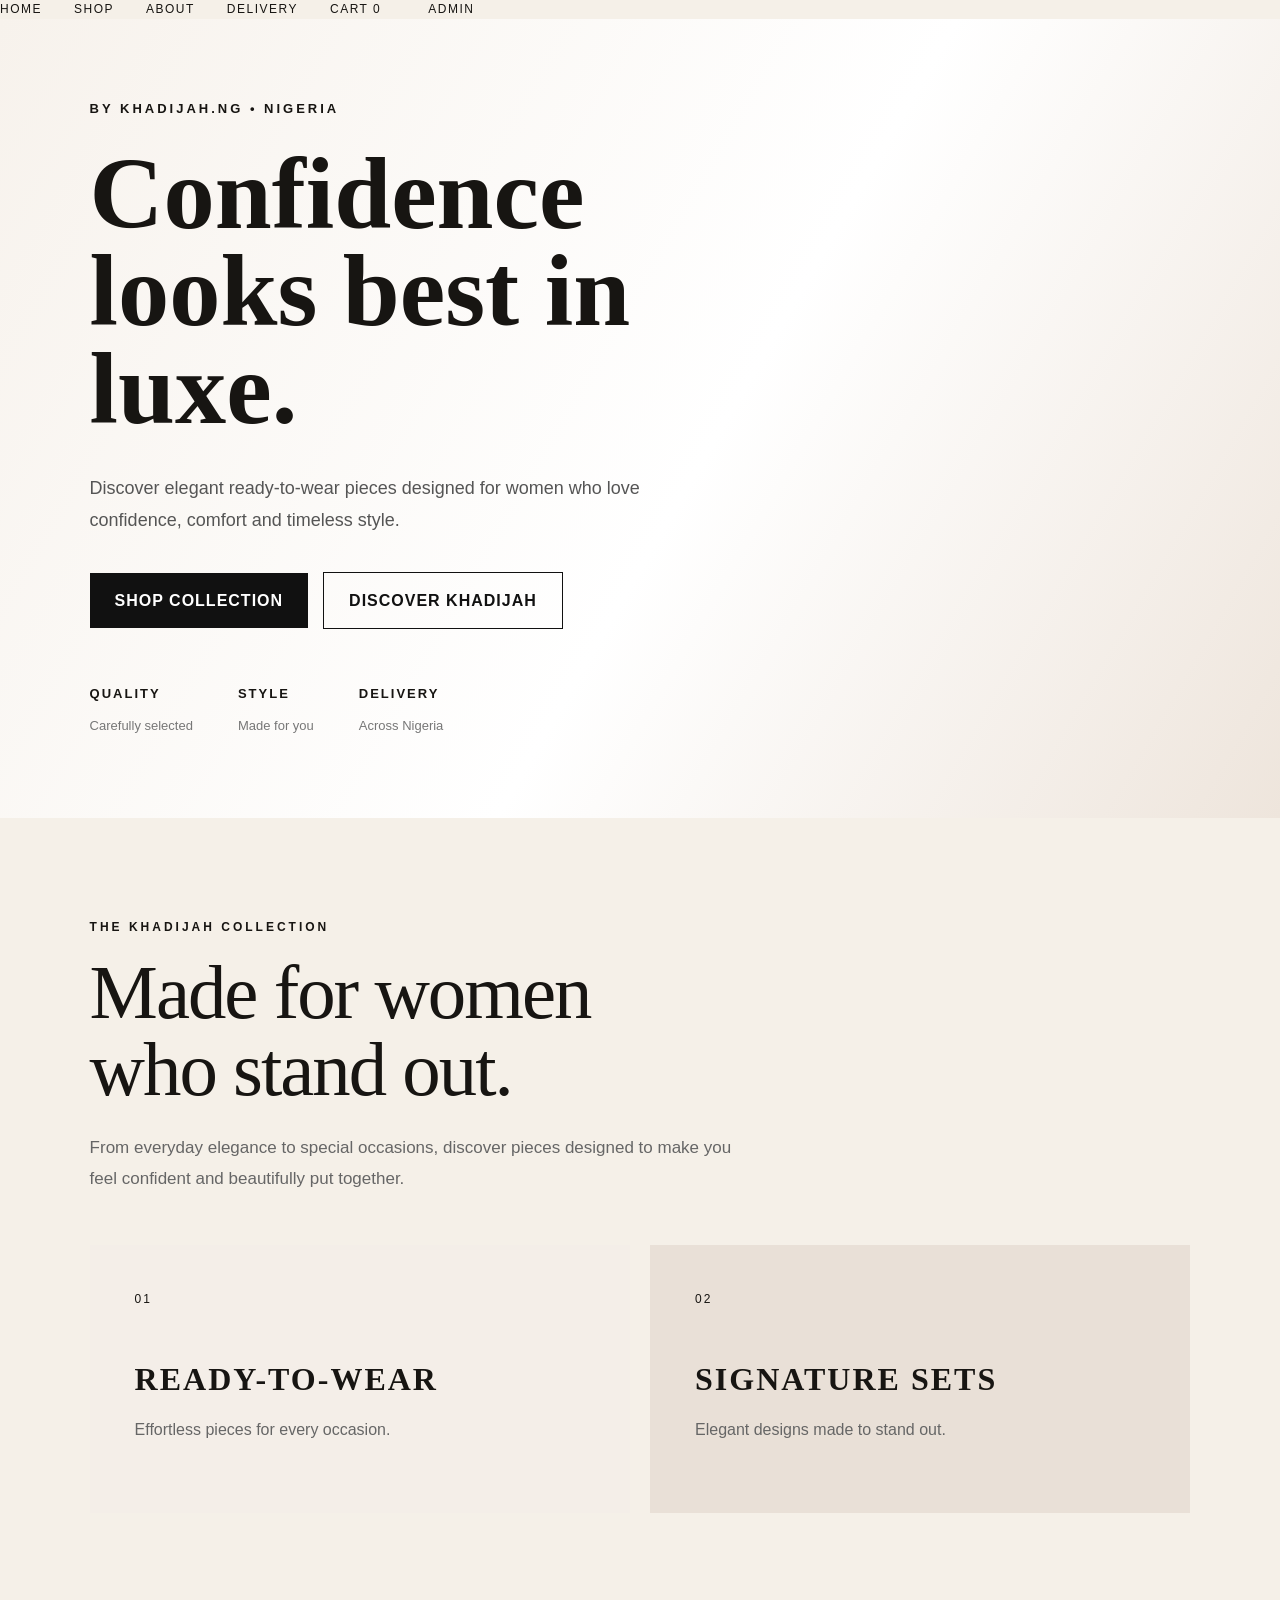
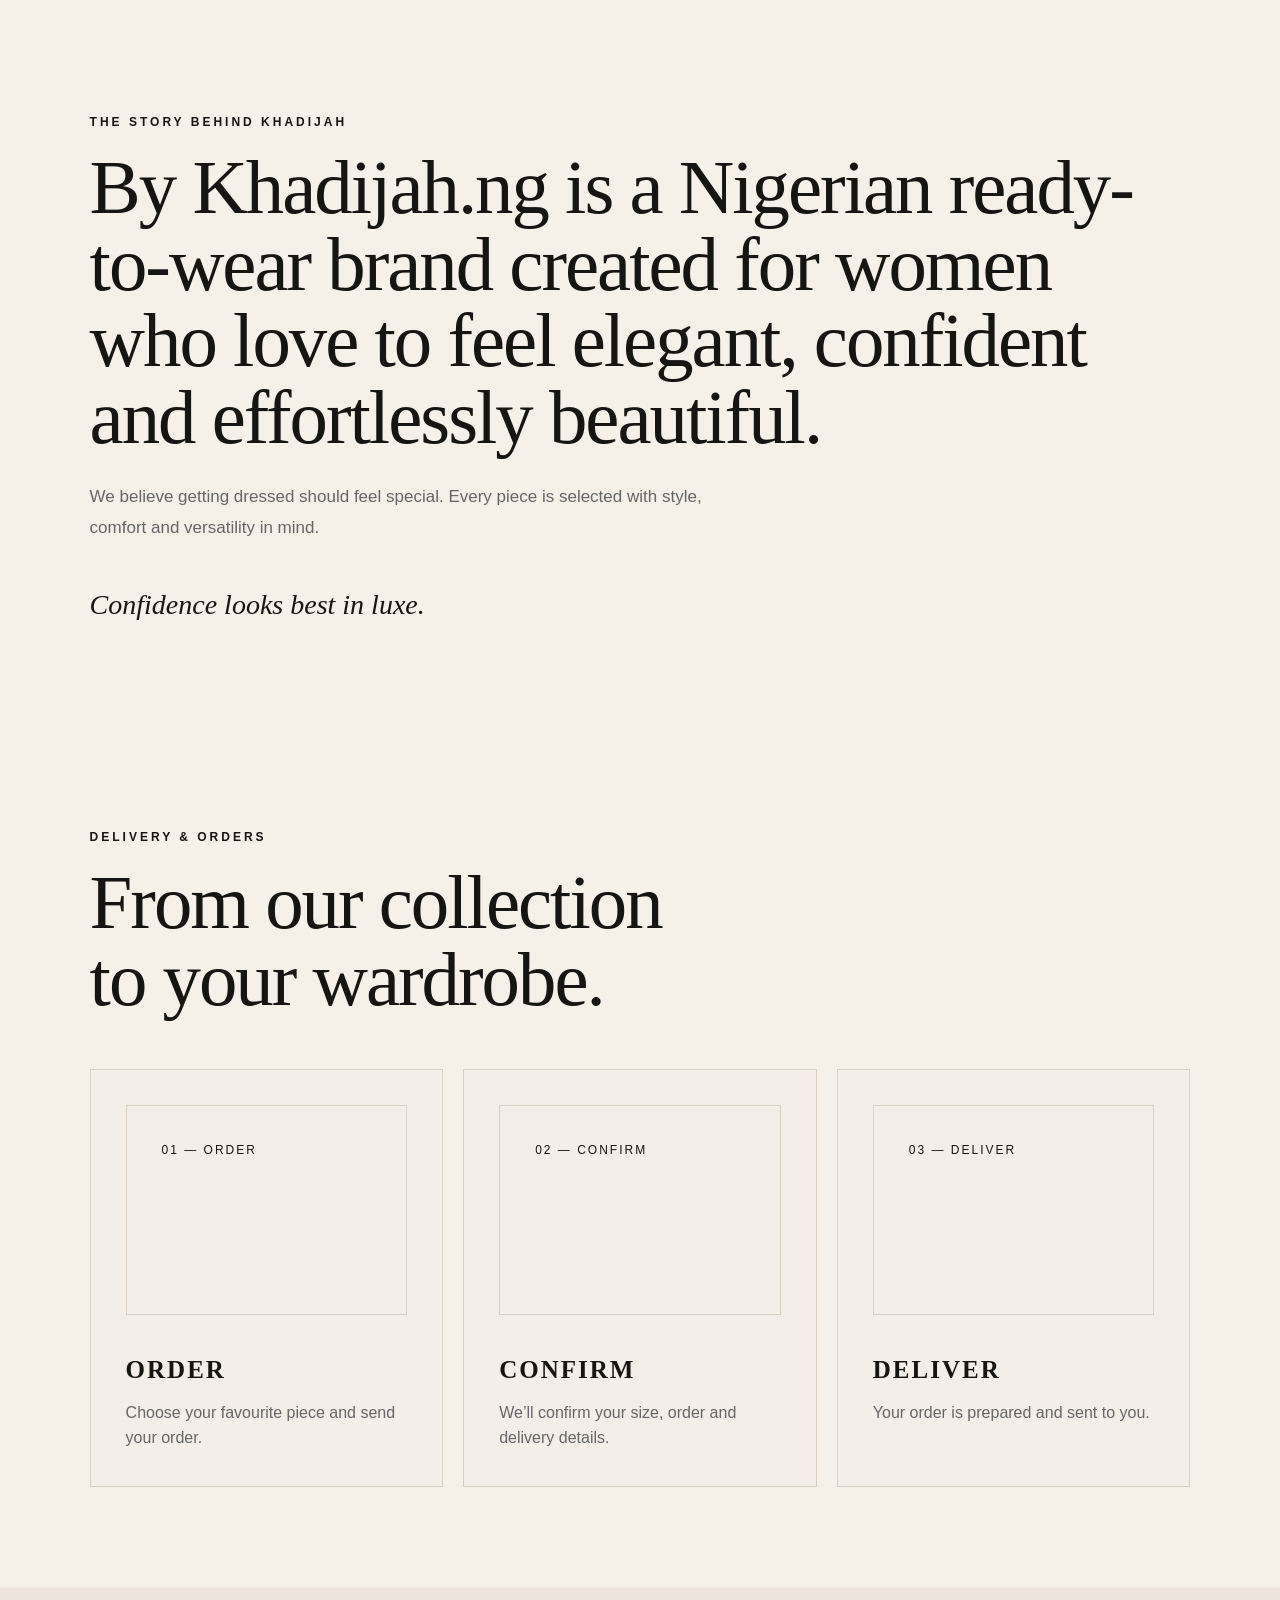
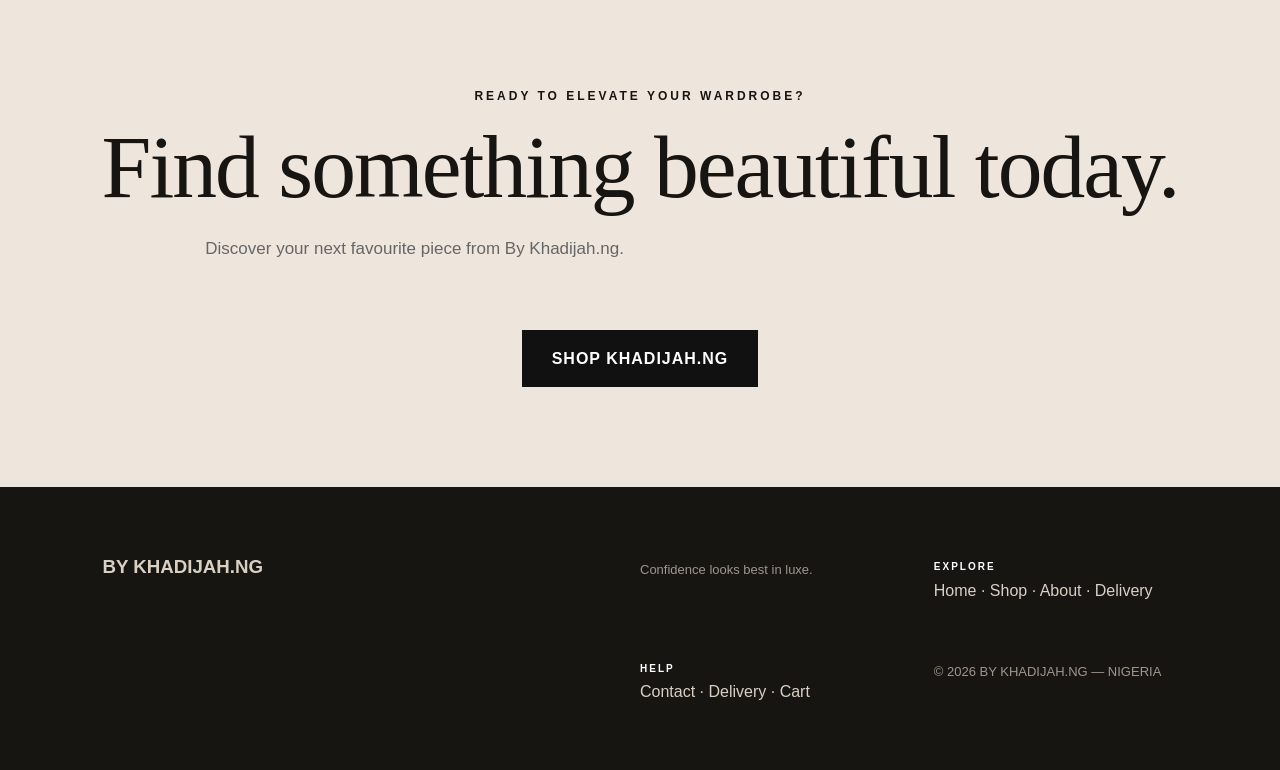
<file: index.html>
<!DOCTYPE html>
<html lang="en">
<head>
    <meta name="google-site-verification" content="yiCKis4cxRE6f3Nvt62FCqGa_fEwjLbqhBiqG1SesME" />
<meta charset="UTF-8">
<meta name="viewport" content="width=device-width, initial-scale=1.0">
<title>BY KHADIJAH.NG • NIGERIA</title>
<link rel="stylesheet" href="style.css">
<style>
.home-hero{min-height:78vh;display:flex;align-items:center;padding:80px 7%;background:linear-gradient(120deg,#f7f2ec,#fff 55%,#eee5dc)}
.hero-inner{max-width:700px}
.eyebrow{font-size:13px;letter-spacing:3px;font-weight:700;margin-bottom:25px}
.hero-title{font-family:Georgia,serif;font-size:clamp(52px,8vw,105px);line-height:.95;margin:0 0 30px;max-width:800px}
.hero-text{font-size:18px;line-height:1.8;max-width:600px;color:#555}
.hero-buttons{display:flex;gap:15px;flex-wrap:wrap;margin:35px 0 55px}
.hero-buttons a{padding:15px 25px;text-decoration:none;font-weight:700;letter-spacing:1px}
.btn-dark{background:#111;color:#fff}
.btn-light{border:1px solid #111;color:#111}
.highlights{display:flex;gap:45px;flex-wrap:wrap}
.highlight strong{display:block;font-size:13px;letter-spacing:2px;margin-bottom:7px}
.highlight span{font-size:13px;color:#777}
.section{padding:100px 7%}
.section-label{font-size:12px;letter-spacing:3px;font-weight:700}
.section-title{font-family:Georgia,serif;font-size:clamp(42px,6vw,75px);line-height:1;margin:18px 0 25px}
.section-text{max-width:650px;color:#666;line-height:1.8;font-size:17px}
.collection-grid,.delivery-grid{display:grid;grid-template-columns:repeat(2,1fr);gap:20px;margin-top:50px}
.collection-card,.delivery-card{padding:45px;background:#f4eee8;min-height:210px}
.collection-card:nth-child(2){background:#e9e0d7}
.card-number{font-size:12px;letter-spacing:2px}
.collection-card h3{font-family:Georgia,serif;font-size:32px;margin:45px 0 12px}
.collection-card p,.delivery-card p{color:#666;line-height:1.6}
.delivery-grid{grid-template-columns:repeat(3,1fr)}
.delivery-card{background:#f4eee8}
.delivery-card h3{font-family:Georgia,serif;font-size:25px;margin-top:35px}
.about{background:#111;color:#fff}
.about .section-text{color:#ccc}
.signature{font-family:Georgia,serif;font-size:28px;margin-top:40px}
.final-cta{text-align:center;background:#eee5dc}
.final-cta .section-text{margin:0 auto}
.final-cta a{display:inline-block;margin-top:30px;background:#111;color:#fff;padding:16px 30px;text-decoration:none;font-weight:700;letter-spacing:1px}
@media(max-width:700px){
.home-hero{min-height:auto;padding:65px 6%}
.hero-title{font-size:55px}
.highlights{gap:25px}
.collection-grid,.delivery-grid{grid-template-columns:1fr}
.section{padding:75px 6%}
}
</style>
<meta name="description" content="BY KHADIJAH.NG Nigeria — elegant ready-to-wear fashion for women in Kano and across Nigeria."><meta name="keywords" content="By Khadijah, Khadijah.ng, Kano fashion, Nigerian fashion, ready to wear, women fashion Nigeria"><script type="application/ld+json">{"@context":"https://schema.org","@type":"ClothingStore","name":"BY KHADIJAH.NG","description":"Nigerian ready-to-wear fashion brand for women.","address":{"@type":"PostalAddress","addressLocality":"Kano","addressCountry":"NG"},"telephone":"+2347087580586","url":"https://mudakormusa12-stack.github.io/khadija-website/"}</script></head>
<body>

<header>
<nav>
<a href="index.html">HOME</a>
<a href="shop.html">SHOP</a>
<a href="#about">ABOUT</a>
<a href="#delivery">DELIVERY</a>
<a href="cart.html">CART <span id="cartCount">0</span></a>
</nav>
</header>

<main>

<section class="home-hero">
<div class="hero-inner">
<div class="eyebrow">BY KHADIJAH.NG • NIGERIA</div>
<h1 class="hero-title">Confidence looks best in luxe.</h1>
<p class="hero-text">Discover elegant ready-to-wear pieces designed for women who love confidence, comfort and timeless style.</p>

<div class="hero-buttons">
<a class="btn-dark" href="shop.html">SHOP COLLECTION</a>
<a class="btn-light" href="#about">DISCOVER KHADIJAH</a>
</div>

<div class="highlights">
<div class="highlight"><strong>QUALITY</strong><span>Carefully selected</span></div>
<div class="highlight"><strong>STYLE</strong><span>Made for you</span></div>
<div class="highlight"><strong>DELIVERY</strong><span>Across Nigeria</span></div>
</div>
</div>
</section>

<section class="section">
<div class="section-label">THE KHADIJAH COLLECTION</div>
<h2 class="section-title">Made for women<br>who stand out.</h2>
<p class="section-text">From everyday elegance to special occasions, discover pieces designed to make you feel confident and beautifully put together.</p>

<div class="collection-grid">
<div class="collection-card">
<div class="card-number">01</div>
<h3>READY-TO-WEAR</h3>
<p>Effortless pieces for every occasion.</p>
</div>
<div class="collection-card">
<div class="card-number">02</div>
<h3>SIGNATURE SETS</h3>
<p>Elegant designs made to stand out.</p>
</div>
</div>
</section>

<section class="section" id="about">
<div class="section-label">THE STORY BEHIND KHADIJAH</div>
<h2 class="section-title">By Khadijah.ng is a Nigerian ready-to-wear brand created for women who love to feel elegant, confident and effortlessly beautiful.</h2>
<p class="section-text">We believe getting dressed should feel special. Every piece is selected with style, comfort and versatility in mind.</p>
<div class="signature">Confidence looks best in luxe.</div>
</section>

<section class="section" id="delivery">
<div class="section-label">DELIVERY & ORDERS</div>
<h2 class="section-title">From our collection<br>to your wardrobe.</h2>

<div class="delivery-grid">
<div class="delivery-card">
<div class="card-number">01 — ORDER</div>
<h3>ORDER</h3>
<p>Choose your favourite piece and send your order.</p>
</div>
<div class="delivery-card">
<div class="card-number">02 — CONFIRM</div>
<h3>CONFIRM</h3>
<p>We’ll confirm your size, order and delivery details.</p>
</div>
<div class="delivery-card">
<div class="card-number">03 — DELIVER</div>
<h3>DELIVER</h3>
<p>Your order is prepared and sent to you.</p>
</div>
</div>
</section>

<section class="section final-cta">
<div class="section-label">READY TO ELEVATE YOUR WARDROBE?</div>
<h2 class="section-title">Find something beautiful today.</h2>
<p class="section-text">Discover your next favourite piece from By Khadijah.ng.</p>
<a href="shop.html">SHOP KHADIJAH.NG</a>
</section>

</main>

<footer>
<h3>BY KHADIJAH.NG</h3>
<p>Confidence looks best in luxe.</p>
<div>
<strong>EXPLORE</strong><br>
<a href="index.html">Home</a> ·
<a href="shop.html">Shop</a> ·
<a href="#about">About</a> ·
<a href="#delivery">Delivery</a>
</div>
<br>
<div>
<strong>HELP</strong><br>
<a href="checkout.html">Contact</a> ·
<a href="#delivery">Delivery</a> ·
<a href="cart.html">Cart</a>
</div>
<p>© 2026 BY KHADIJAH.NG — NIGERIA</p>
</footer>

<script src="script.js"></script>
</body>
</html>
</file>
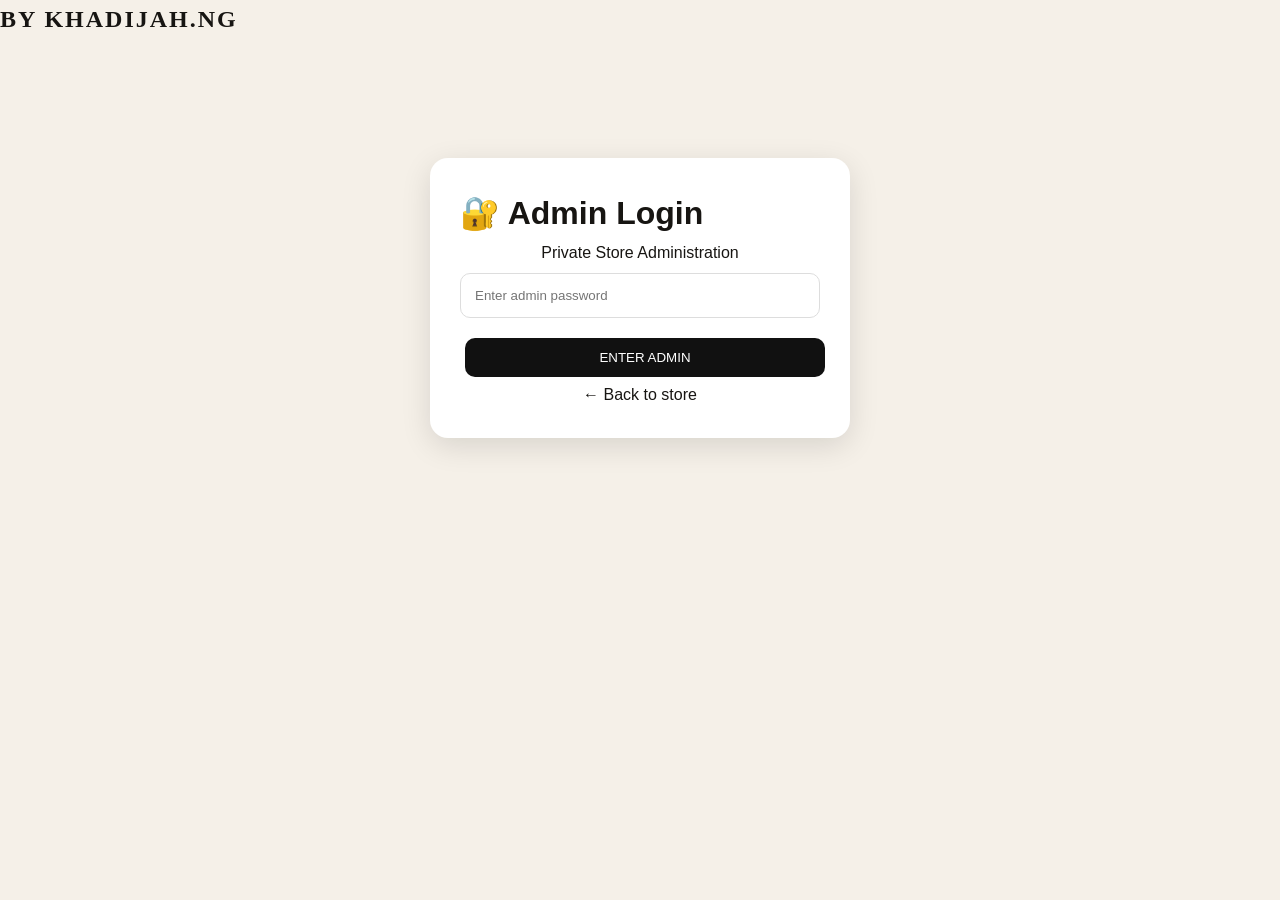
<file: admin.html>
<!DOCTYPE html>
<html lang="en">
<head>
<meta charset="UTF-8">
<meta name="viewport" content="width=device-width, initial-scale=1.0">
<title>Admin - BY KHADIJAH.NG</title>
<link rel="stylesheet" href="style.css">

<style>
.admin-page{
  max-width:1100px;
  margin:30px auto;
  padding:20px;
}

.admin-login{
  max-width:420px;
  margin:70px auto;
  padding:30px;
  background:#fff;
  border-radius:18px;
  box-shadow:0 8px 30px rgba(0,0,0,.12);
}

.admin-login input,
.admin-form input,
.admin-form textarea,
.admin-form select{
  width:100%;
  box-sizing:border-box;
  padding:14px;
  margin:8px 0 15px;
  border:1px solid #ddd;
  border-radius:10px;
}

.admin-btn{
  padding:12px 18px;
  border:0;
  border-radius:10px;
  background:#111;
  color:#fff;
  cursor:pointer;
  margin:5px;
}

.admin-section{
  background:#fff;
  padding:25px;
  border-radius:16px;
  margin-top:20px;
  box-shadow:0 5px 20px rgba(0,0,0,.08);
}

.admin-grid{
  display:grid;
  grid-template-columns:repeat(auto-fit,minmax(180px,1fr));
  gap:15px;
}

.admin-card{
  padding:20px;
  background:#fff;
  border-radius:16px;
  box-shadow:0 5px 20px rgba(0,0,0,.08);
}

.hidden{
  display:none;
}

.product-admin{
  display:flex;
  gap:15px;
  align-items:center;
  padding:15px 0;
  border-bottom:1px solid #ddd;
}

.product-admin img{
  width:90px;
  height:90px;
  object-fit:cover;
  border-radius:10px;
}

.error{
  color:#c00;
  text-align:center;
}
</style>
</head>

<body>

<header>
  <a href="index.html" class="logo">BY KHADIJAH.NG</a>
</header>

<div class="admin-page">

<!-- LOGIN -->
<div id="loginBox" class="admin-login">

  <h1>🔐 Admin Login</h1>

  <p style="text-align:center">
    Private Store Administration
  </p>

  <input
    type="password"
    id="adminPassword"
    placeholder="Enter admin password"
  >

  <button class="admin-btn" style="width:100%" onclick="loginAdmin()">
    ENTER ADMIN
  </button>

  <p id="loginError" class="error"></p>

  <p style="text-align:center">
    <a href="index.html">← Back to store</a>
  </p>

</div>


<!-- DASHBOARD -->
<div id="dashboard" class="hidden">

  <button class="admin-btn" style="float:right" onclick="logoutAdmin()">
    LOGOUT
  </button>

  <h1>Admin Dashboard</h1>

  <p>
    Welcome to BY KHADIJAH.NG Store Administration.
  </p>


  <!-- STATS -->
  <div class="admin-grid">

    <div class="admin-card">
      <h2 id="productCount">0</h2>
      <p>Products</p>
    </div>

    <div class="admin-card">
      <h2 id="cartCountAdmin">0</h2>
      <p>Items in Current Bag</p>
    </div>

    <div class="admin-card">
      <h2 id="orderCount">0</h2>
      <p>Orders</p>
    </div>

    <div class="admin-card">
      <h2 id="salesTotal">₦0</h2>
      <p>Recorded Sales</p>
    </div>

  </div>


  <!-- STORE MANAGEMENT -->
  <div class="admin-section">

    <h2>📦 Store Management</h2>

    <button class="admin-btn" onclick="showAddProduct()">
      ➕ ADD CLOTH
    </button>

    <button class="admin-btn" onclick="showProducts()">
      👗 MY PRODUCTS
    </button>

    <button class="admin-btn" onclick="showOrders()">
      📥 ORDERS / INBOX
    </button>

  </div>


  <!-- CONTENT -->
  <div id="adminContent" class="admin-section">

    <h2>Welcome</h2>

    <p>
      Use <b>ADD CLOTH</b> to upload a cloth and publish it to your shop.
    </p>

  </div>

</div>

</div>


<script>

var ADMIN_PASSWORD = "Khadeejah.ng";


/* LOGIN */

function loginAdmin(){

  var password =
    document.getElementById("adminPassword").value;

  if(password === ADMIN_PASSWORD){

    sessionStorage.setItem(
      "khadijaAdmin",
      "yes"
    );

    openDashboard();

  }else{

    document.getElementById("loginError").textContent =
      "Incorrect password.";

  }

}


/* OPEN DASHBOARD */

function openDashboard(){

  document.getElementById("loginBox")
    .classList.add("hidden");

  document.getElementById("dashboard")
    .classList.remove("hidden");

  loadStats();

}


/* LOGOUT */

function logoutAdmin(){

  sessionStorage.removeItem(
    "khadijaAdmin"
  );

  location.reload();

}


/* GET ADMIN PRODUCTS */

function getAdminProducts(){

  return JSON.parse(
    localStorage.getItem("khadijaProducts") || "[]"
  );

}


/* SAVE ADMIN PRODUCTS */

function saveAdminProducts(products){

  localStorage.setItem(
    "khadijaProducts",
    JSON.stringify(products)
  );

}


/* STATISTICS */

function loadStats(){

  var products =
    getAdminProducts();

  var cart =
    JSON.parse(
      localStorage.getItem("khadijaCart") || "[]"
    );

  var orders =
    JSON.parse(
      localStorage.getItem("khadijaOrders") || "[]"
    );


  document.getElementById("productCount").textContent =
    products.length;


  document.getElementById("cartCountAdmin").textContent =
    cart.reduce(function(total,item){

      return total +
        (Number(item.qty) || 0);

    },0);


  document.getElementById("orderCount").textContent =
    orders.length;


  var sales =
    orders.reduce(function(total,order){

      return total +
        (Number(order.total) || 0);

    },0);


  document.getElementById("salesTotal").textContent =
    "₦" + sales.toLocaleString();

}


/* ADD PRODUCT */

function showAddProduct(){

  document.getElementById("adminContent").innerHTML = `

    <h2>➕ Add New Cloth</h2>

    <form class="admin-form"
          onsubmit="publishProduct(event)">

      <label>
        📸 Cloth Photo
      </label>

      <input
        type="file"
        id="productImage"
        accept="image/*"
        capture="environment"
        required
      >

      <img
        id="imagePreview"
        style="display:none;width:180px;height:180px;object-fit:cover;border-radius:15px;margin-bottom:15px"
      >

      <label>
        👗 Cloth Name
      </label>

      <input
        type="text"
        id="productName"
        placeholder="Example: Royal Gold"
        required
      >

      <label>
        💰 Price (₦)
      </label>

      <input
        type="number"
        id="productPrice"
        placeholder="18500"
        min="0"
        required
      >

      <label>
        📦 Stock Quantity
      </label>

      <input
        type="number"
        id="productStock"
        placeholder="10"
        min="0"
        required
      >

      <label>
        🏷️ Category
      </label>

      <select id="productCategory">

        <option value="READY-TO-WEAR">
          READY-TO-WEAR
        </option>

        <option value="SIGNATURE SET">
          SIGNATURE SET
        </option>

        <option value="MATERIAL">
          MATERIAL
        </option>

        <option value="OTHER">
          OTHER
        </option>

      </select>

      <label>
        📝 Description
      </label>

      <textarea
        id="productDescription"
        rows="5"
        placeholder="Describe this cloth..."
      ></textarea>

      <button class="admin-btn" type="submit">
        🚀 POST PRODUCT
      </button>

    </form>

  `;


  document
    .getElementById("productImage")
    .addEventListener("change",previewImage);

}


/* IMAGE PREVIEW */

function previewImage(event){

  var file =
    event.target.files[0];

  if(!file) return;

  var reader =
    new FileReader();

  reader.onload = function(e){

    var preview =
      document.getElementById("imagePreview");

    preview.src =
      e.target.result;

    preview.style.display =
      "block";

  };

  reader.readAsDataURL(file);

}


/* PUBLISH PRODUCT */

function publishProduct(event){

  event.preventDefault();


  var file =
    document.getElementById("productImage")
      .files[0];


  if(!file){

    alert("Please choose a cloth photo.");

    return;

  }


  var reader =
    new FileReader();


  reader.onload = function(e){

    var products =
      getAdminProducts();


    var product = {

      id:
        "admin-" +
        Date.now(),

      name:
        document.getElementById("productName")
          .value,

      price:
        Number(
          document.getElementById("productPrice")
            .value
        ),

      stock:
        Number(
          document.getElementById("productStock")
            .value
        ),

      category:
        document.getElementById("productCategory")
          .value,

      description:
        document.getElementById("productDescription")
          .value,

      image:
        e.target.result,

      published:
        true,

      createdAt:
        new Date().toISOString()

    };


    products.push(product);

    saveAdminProducts(products);


    alert(
      "✅ PRODUCT POSTED SUCCESSFULLY!"
    );


    loadStats();

    showProducts();

  };


  reader.readAsDataURL(file);

}


/* SHOW PRODUCTS */

function showProducts(){

  var products = getAdminProducts();

  if(products.length === 0){
    document.getElementById("adminContent").innerHTML = `
      <h2>👗 My Products</h2>
      <p>You have not added any new products yet.</p>
      <button class="admin-btn" onclick="showAddProduct()">➕ ADD FIRST CLOTH</button>
    `;
    return;
  }

  document.getElementById("adminContent").innerHTML = `
    <h2>👗 My Products</h2>
    <p>Manage your products from here.</p>

    ${products.map(function(p){
      return `
        <div class="product-admin">

          <img src="${p.image || ""}" alt="${p.name}">

          <div style="flex:1">

            <h3>${p.name}</h3>

            <p><strong>₦${Number(p.price || 0).toLocaleString()}</strong></p>

            <p>📦 Stock: ${Number(p.stock || 0)}</p>

            <p>🏷️ ${p.category || "OTHER"}</p>

            <p>${p.published === false ? "🙈 HIDDEN" : "👁️ PUBLISHED"}</p>

            <div style="display:flex;gap:8px;flex-wrap:wrap;margin-top:10px;">

              <button class="admin-btn" onclick="toggleSoldOut('${p.id}')">
                ${p.soldOut ? "🔴 SOLD OUT" : "🟢 AVAILABLE"}
              </button>

              <button class="admin-btn" onclick="togglePublished('${p.id}')">
                ${p.published === false ? "👁️ SHOW" : "🙈 HIDE"}
              </button>

              <button class="admin-btn" onclick="editProduct('${p.id}')">
                ✏️ EDIT
              </button>

              <button class="admin-btn" onclick="deleteProduct('${p.id}')">
                🗑️ DELETE
              </button>

            </div>

          </div>

        </div>
      `;
    }).join("")}
  `;
}

/* DELETE PRODUCT */

function editProduct(id){
var products=getAdminProducts();
var p=products.find(function(x){return x.id===id;});
if(!p){alert("Product not found.");return;}
var n=prompt("Cloth name:",p.name);
if(n===null)return;
var price=prompt("Price:",p.price);
if(price===null)return;
var stock=prompt("Stock quantity:",p.stock);
if(stock===null)return;
p.name=n.trim();
p.price=Number(price);
p.stock=Number(stock);
saveAdminProducts(products);
alert("PRODUCT UPDATED");
showProducts();
}
function toggleSoldOut(id){var products=getAdminProducts(); var p=products.find(function(x){return x.id===id;}); if(!p)return; p.soldOut=!p.soldOut; saveAdminProducts(products); showProducts();}

function togglePublished(id){var products=getAdminProducts();var p=products.find(function(x){return x.id===id;});if(!p)return;p.published=p.published===false;saveAdminProducts(products);showProducts();}

function deleteProduct(id){

  if(!confirm(
    "Delete this product from your store?"
  )) return;


  var products =
    getAdminProducts()
      .filter(function(p){

        return p.id !== id;

      });


  saveAdminProducts(products);

  loadStats();

  showProducts();

}


/* ORDERS */

function showOrders(){

  var orders =
    JSON.parse(
      localStorage.getItem("khadijaOrders") || "[]"
    );


  if(orders.length === 0){

    document.getElementById("adminContent").innerHTML = `

      <h2>📥 Orders / Inbox</h2>

      <p>No orders have been received yet.</p>

      <p>
        When a customer checks out, their order will appear here.
      </p>

    `;

    return;

  }


  document.getElementById("adminContent").innerHTML = `

    <h2>📥 Orders / Inbox</h2>

    ${orders.map(function(order,i){

      var items = order.items || [];

      return `

        <div style="
          padding:20px;
          margin-bottom:15px;
          border:1px solid #ddd;
          border-radius:15px;
        ">

          <h3>
            🛍️ Order #${i + 1}
          </h3>

          <p>
            <b>Order ID:</b>
            ${order.id || ""}
          </p>

          <p>
            <b>Customer:</b>
            ${order.name || ""}
          </p>

          <p>
            <b>Phone:</b>
            ${order.phone || ""}
          </p>

          <p>
            <b>Address:</b>
            ${order.address || ""}
          </p>

          <p>
            <b>State:</b>
            ${order.state || ""}
          </p>

          <hr>

          <h4>Items</h4>

          ${
            items.map(function(item){

              return `
                <p>
                  ${item.name || ""} × ${item.qty || 1}
                  — ₦${Number(
                    item.subtotal ||
                    ((Number(item.price)||0) *
                     (Number(item.qty)||1))
                  ).toLocaleString()}
                </p>
              `;

            }).join("")
          }

          <h3>
            Total:
            ₦${Number(order.total || 0).toLocaleString()}
          </h3>

          <p>
            <b>Date:</b>
            ${order.date || ""}
          </p>

          <p>
            <b>Status:</b>
            ${order.status || "Pending"}
          </p>

          <button
            class="admin-btn"
            onclick="changeOrderStatus('${order.id}','Confirmed')">
            🔵 CONFIRM
          </button>

          <button
            class="admin-btn"
            onclick="changeOrderStatus('${order.id}','Delivered')">
            🟢 DELIVERED
          </button>

          <button
            class="admin-btn"
            onclick="changeOrderStatus('${order.id}','Cancelled')">
            🔴 CANCEL
          </button>

          <a
            class="admin-btn"
            href="https://wa.me/234${(order.phone || "").replace(/^0/,'')}"
            target="_blank">
            💬 WHATSAPP
          </a>

        </div>

      `;

    }).join("")}

  `;

}


/* CHANGE ORDER STATUS */

function changeOrderStatus(id,status){

  var orders =
    JSON.parse(
      localStorage.getItem("khadijaOrders") || "[]"
    );


  orders.forEach(function(order){

    if(order.id === id){

      order.status = status;

    }

  });


  localStorage.setItem(
    "khadijaOrders",
    JSON.stringify(orders)
  );


  showOrders();

  loadStats();

}

 
/* AUTO LOGIN */

if(
  sessionStorage.getItem("khadijaAdmin")
  === "yes"
){

  openDashboard();

}

</script>

</body>
</html>
</file>
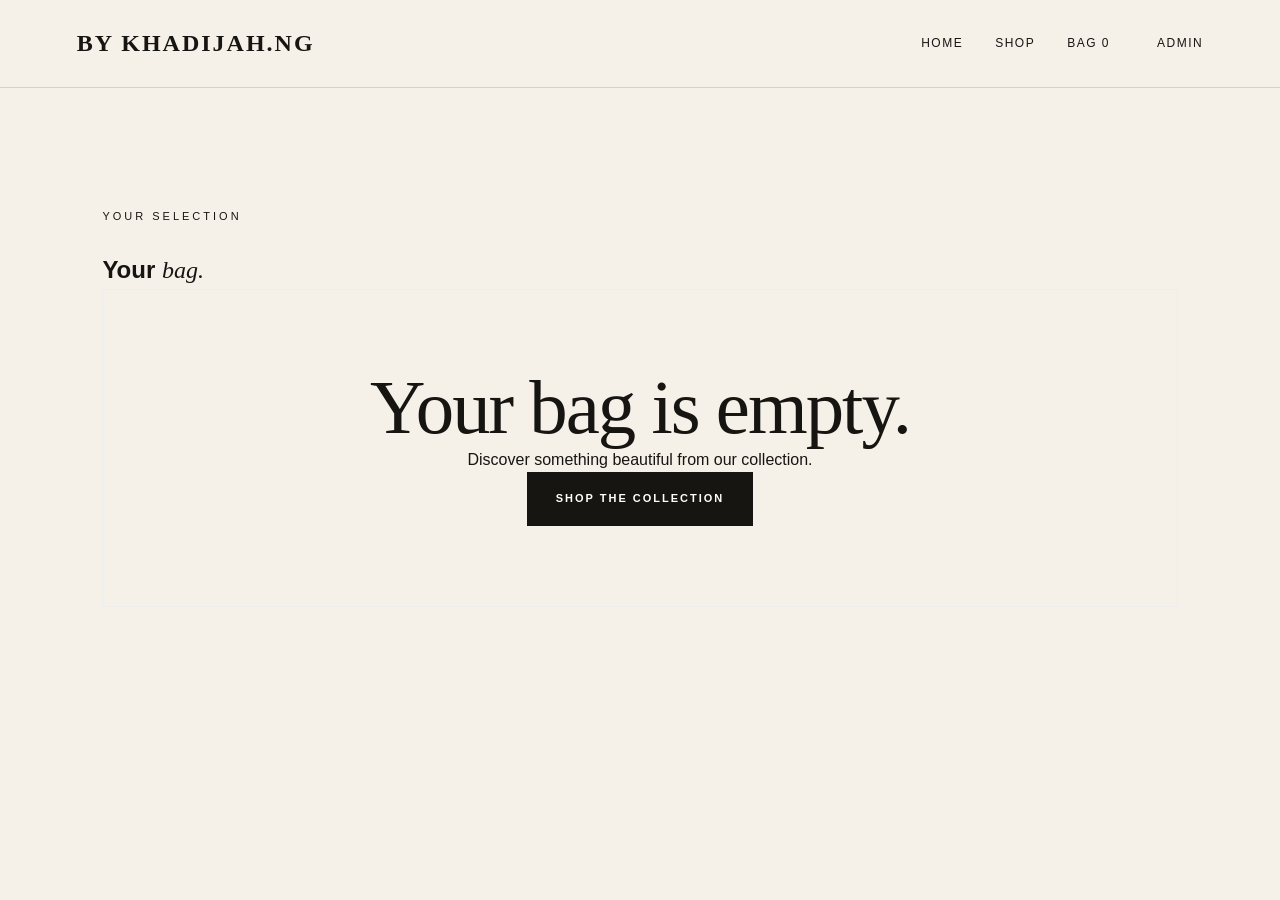
<file: cart.html>
<!DOCTYPE html>
<html lang="en">
<head>
<meta charset="UTF-8">
<meta name="viewport" content="width=device-width, initial-scale=1">
<title>Your Bag | BY KHADIJAH.NG</title>
<link rel="stylesheet" href="style.css">
</head>

<body>

<header class="header">
  <a class="logo" href="index.html">BY KHADIJAH.NG</a>

  <nav>
    <a href="index.html">Home</a>
    <a href="shop.html">Shop</a>
    <a href="cart.html">Bag <span id="cartCount">0</span></a>
  </nav>
</header>

<main>
  <section class="section">
    <p class="eyebrow">YOUR SELECTION</p>
    <h1>Your <em>bag.</em></h1>

    <div id="cart"></div>
  </section>
</main>

<script src="script.js"></script>

<script>
function renderCart() {
  var box = document.getElementById("cart");

  if (cart.length === 0) {
    box.innerHTML =
      "<div class='empty-shop'>" +
      "<h2>Your bag is empty.</h2>" +
      "<p>Discover something beautiful from our collection.</p>" +
      "<a class='button' href='shop.html'>SHOP THE COLLECTION</a>" +
      "</div>";
    return;
  }

  var total = 0;

  box.innerHTML = cart.map(function(item) {
    var line = Number(item.price) * item.qty;
    total += line;

    return (
      "<div class='cart-item'>" +
      "<h3>" + item.name + "</h3>" +
      "<p class='eyebrow'>" + item.category + "</p>" +
      "<p>₦" + Number(item.price).toLocaleString() + " × " + item.qty + "</p>" +
      "<button onclick='changeQty(" + item.id + ", 1)'>+</button> " +
      "<button onclick='changeQty(" + item.id + ", -1)'>−</button> " +
      "<button onclick='removeItem(" + item.id + ")'>REMOVE</button>" +
      "</div>"
    );
  }).join("");

  box.innerHTML +=
    "<div class='cart-total'>" +
    "<p>SUBTOTAL</p>" +
    "<h2>₦" + total.toLocaleString() + "</h2>" +
    "<a class='button' href='checkout.html'>PROCEED TO CHECKOUT</a>" +
    "</div>";
}

function changeQty(id, n) {
  var item = cart.find(function(x) {
    return x.id == id;
  });

  if (!item) return;

  item.qty += n;

  if (item.qty < 1) {
    cart = cart.filter(function(x) {
      return x.id != id;
    });
  }

  saveCart();
  renderCart();
}

function removeItem(id) {
  cart = cart.filter(function(x) {
    return x.id != id;
  });

  saveCart();
  renderCart();
}

document.addEventListener("DOMContentLoaded", function() {
  updateCartCount();
  renderCart();
});
</script>

</body>
</html>
</file>
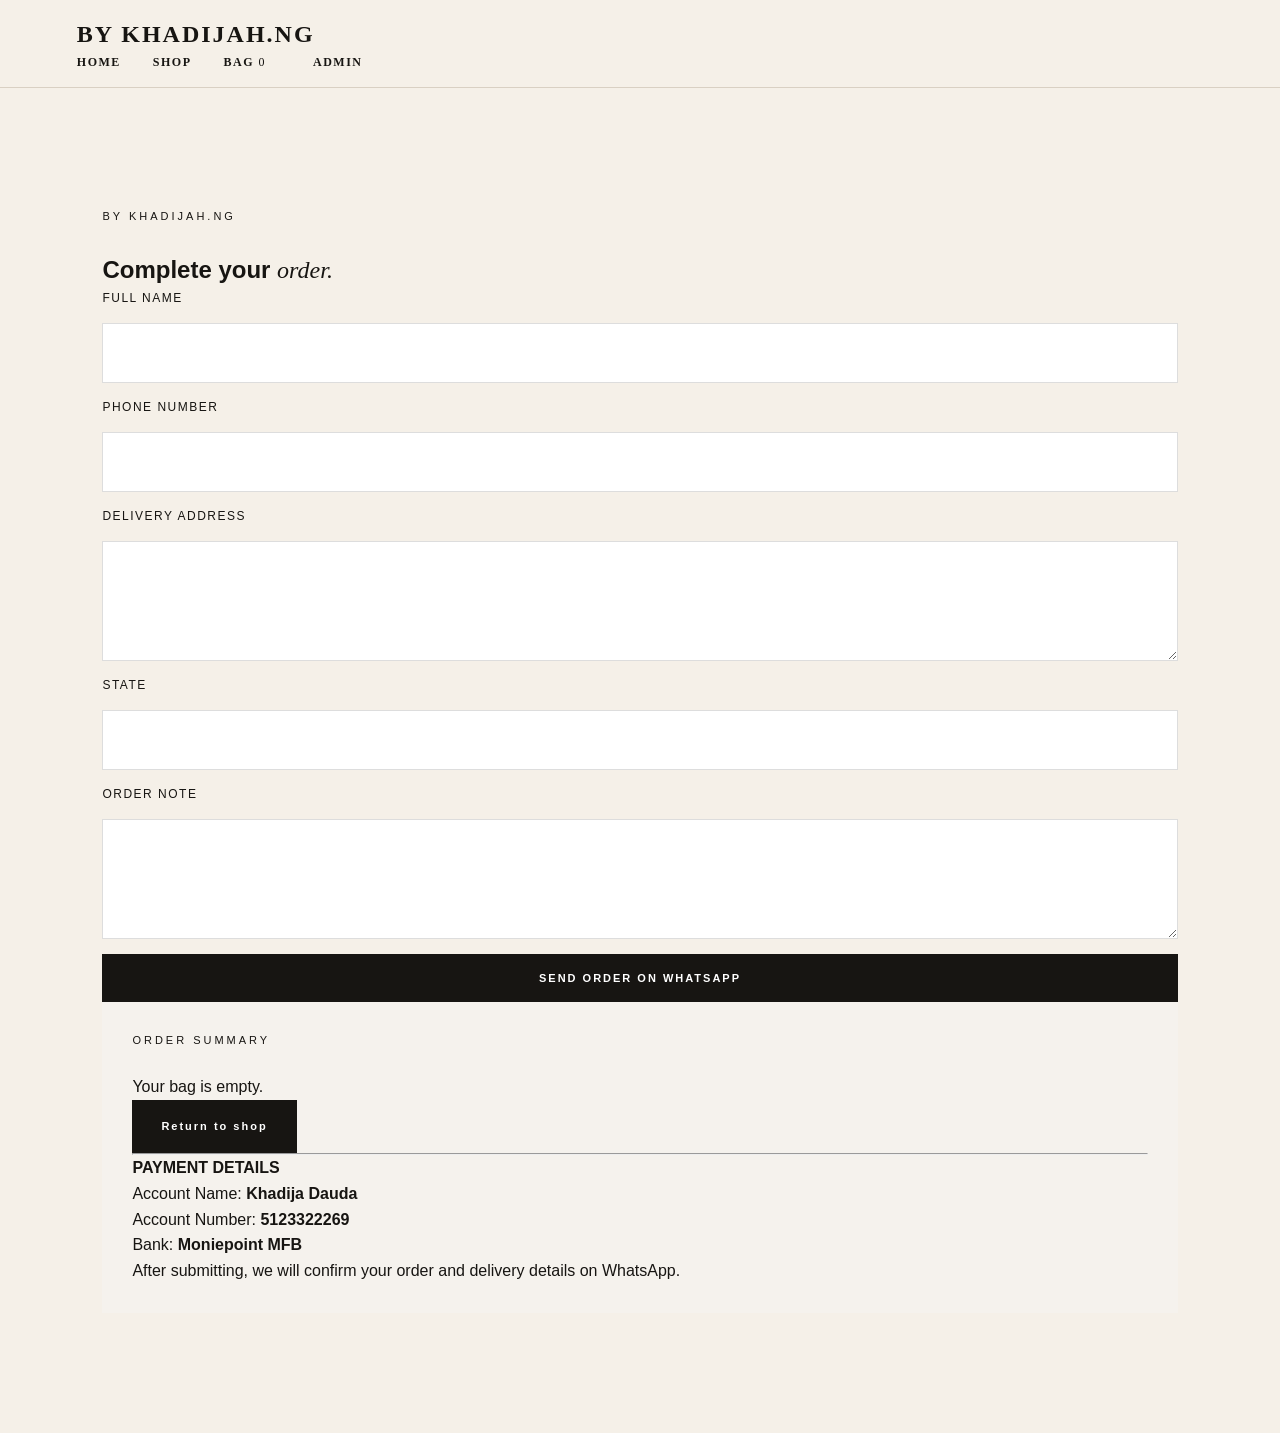
<file: checkout.html>
<!DOCTYPE html>
<html lang="en">
<head>
<meta charset="UTF-8">
<meta name="viewport" content="width=device-width,initial-scale=1">
<title>Checkout | BY KKADIJAH.NG</title>
<link rel="stylesheet" href="style.css">
</head>
<body>
<header class="header">
<na class="logo" href="index.html">BY KHADIJAH.NG</a>
<nav><a href="index.html">Home</a><a href="shop.html">Shop</a><a href="cart.html">Bag <span id="cartCount">0</span></a></nav>
</header>
<main>
<section class="section">
<p class="eyebrow">BY KHADIJAH.NG</p>
<h1>Complete your <em>order.</em></h1>
<form id="checkoutForm" class="checkout-form">
<label>Full Name</label>
<input id="customerName" required>
<label>Phone Number</label>
<input id="customerPhone" required>
<label>Delivery Address</label>
<textarea id="customerAddress" required></textarea>
<label>State</label>
<input id="customerState" required>
<label>Order Note</label>
<textarea id="customerNote"></textarea>
<button class="button" type="submit">SEND ORDER ON WHATSAPP</button>
</form>
<aside class="checkout-summary">
<p class="eyebrow">ORDER SUMMARY</p>
<div id="orderSummary"></div>
<hr>
<p ><b>PAYMENT DETAILS</b></p>
<p>Account Name: <b>Khadija Dauda</b></p>
<p>Account Number: <b>5123322269</b></p>
<p>Bank: <b>Moniepoint MFB</b></p>
<p>After submitting, we will confirm your order and delivery details on WhatsApp.</p>
</aside>
</section>
</main>
<script src="script.js"></script>

<script>
function showSummary() {
  var box = document.getElementById("orderSummary");

  if (!cart || cart.length === 0) {
    box.innerHTML =
      "<p>Your bag is empty.</p>" +
      "<a class='button' href='shop.html'>Return to shop</a>";
    return;
  }

  var total = 0;

  box.innerHTML = cart.map(function(x) {
    var price = Number(x.price) || 0;
    var qty = Number(x.qty) || 1;
    total += price * qty;

    return "<p><b>" + x.name + "</b><br>" +
           qty + " × ₦" + price.toLocaleString() + "</p>";
  }).join("");

  box.innerHTML +=
    "<h2>Total: ₦" + total.toLocaleString() + "</h2>";
}


document.addEventListener("DOMContentLoaded", function() {

  updateCartCount();
  showSummary();

  var form = document.getElementById("checkoutForm");

  if (!form) {
    return;
  }

  form.addEventListener("submit", function(e) {

    e.preventDefault();

    if (!cart || cart.length === 0) {
      alert("Your bag is empty.");
      return;
    }

    var name =
      document.getElementById("customerName").value.trim();

    var phone =
      document.getElementById("customerPhone").value.trim();

    var address =
      document.getElementById("customerAddress").value.trim();

    var state =
      document.getElementById("customerState").value.trim();

    var note =
      document.getElementById("customerNote").value.trim();


    var items = cart.map(function(x) {

      var price = Number(x.price) || 0;
      var qty = Number(x.qty) || 1;

      return {
        name: x.name,
        price: price,
        qty: qty,
        subtotal: price * qty
      };

    });


    var total = items.reduce(function(sum, item) {
      return sum + item.subtotal;
    }, 0);


    var orders = [];

    try {
      orders = JSON.parse(
        localStorage.getItem("khadijaOrders") || "[]"
      );

      if (!Array.isArray(orders)) {
        orders = [];
      }

    } catch(error) {
      orders = [];
    }


    var order = {
      id: "ORD-" + Date.now(),
      name: name,
      phone: phone,
      address: address,
      state: state,
      note: note,
      items: items,
      total: total,
      status: "Pending",
      date: new Date().toLocaleString()
    };


    orders.unshift(order);


    localStorage.setItem(
      "khadijaOrders",
      JSON.stringify(orders)
    );


    /* VERIFY THAT THE ORDER WAS SAVED */

    var savedOrders =
      JSON.parse(
        localStorage.getItem("khadijaOrders") || "[]"
      );

    if (
      !savedOrders.length ||
      savedOrders[0].id !== order.id
    ) {
      alert("The order could not be saved. Please try again.");
      return;
    }


    var whatsappItems = items.map(function(item) {

      return item.name +
        " x" + item.qty +
        " = ₦" +
        item.subtotal.toLocaleString();

    }).join("\n");


    var message =
      "Hello BY KHADIJAH.NG, I want to place an order.\n\n" +
      "Order ID: " + order.id + "\n" +
      "Name: " + name + "\n" +
      "Phone: " + phone + "\n" +
      "Address: " + address + "\n" +
      "State: " + state + "\n\n" +
      "Order:\n" + whatsappItems + "\n\n" +
      "Total: ₦" + total.toLocaleString() + "\n" +
      "Note: " + note + "\n\n" +
      "Payment Account: Khadija Dauda\n" +
      "Account Number: 5123322269\n" +
      "Bank: Moniepoint MFB";


    window.location.href =
      "https://wa.me/2347087580586?text=" +
      encodeURIComponent(message);

  });

});
</script>
</body>
</html>
</file>
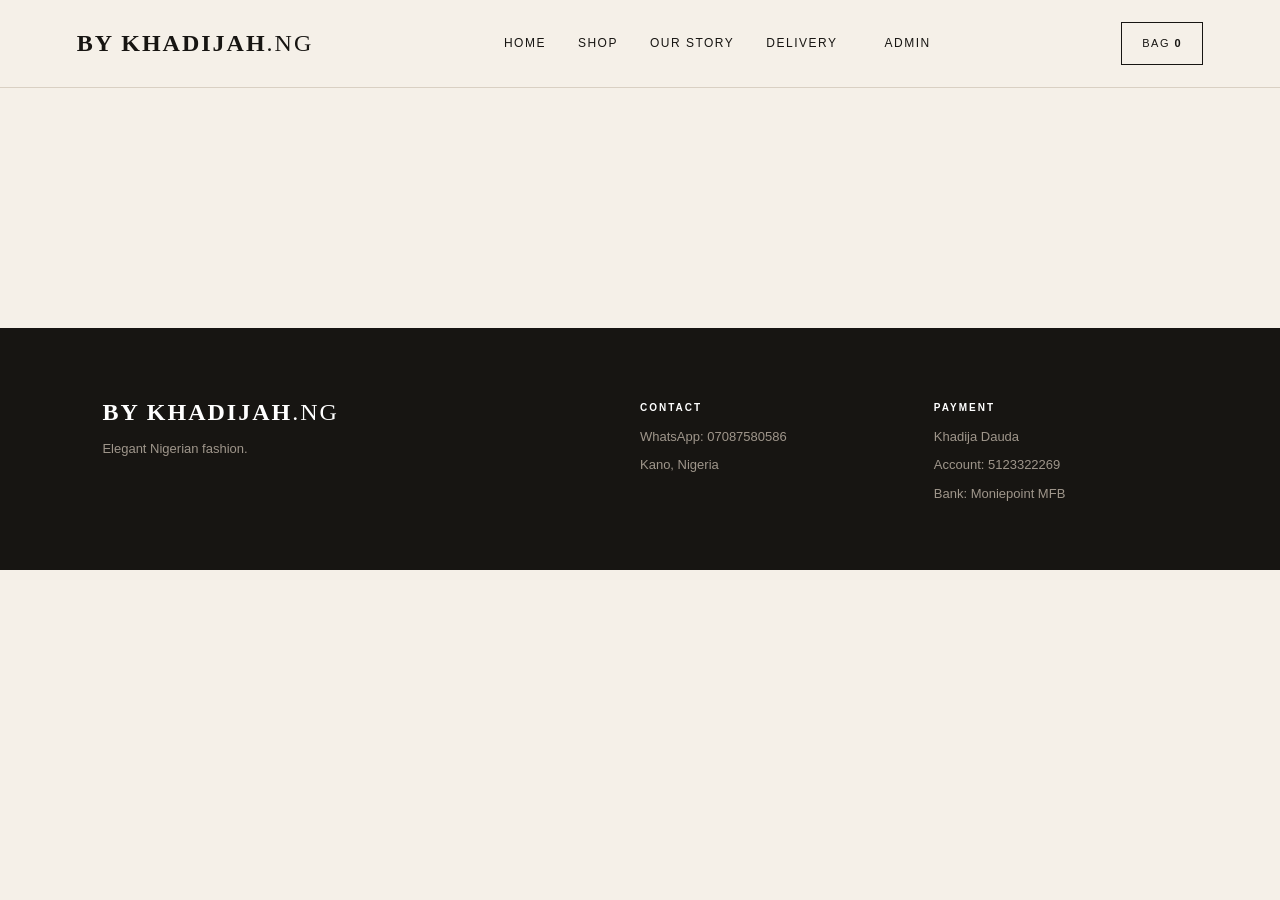
<file: product.html>
<!DOCTYPE html>
<html lang="en">
<head>
<meta charset="UTF-8">
<meta name="viewport" content="width=device-width, initial-scale=1.0">
<title>Product | BY KHADIJAH.NG</title>
<link rel="stylesheet" href="style.css">
</head>

<body>

<header class="header">

<a href="index.html" class="logo">
BY KHADIJAH<span>.NG</span>
</a>

<nav>
<a href="index.html">Home</a>
<a href="shop.html">Shop</a>
<a href="index.html#story">Our Story</a>
<a href="index.html#delivery">Delivery</a>
</nav>

<a href="cart.html" class="bag">
BAG <b id="cartCount">0</b>
</a>

</header>


<main>

<section class="section">

<div id="product"></div>

</section>

</main>


<footer>

<div>
<a class="logo">BY KHADIJAH<span>.NG</span></a>
<p>Elegant Nigerian fashion.</p>
</div>

<div>
<strong>CONTACT</strong>
<p>WhatsApp: 07087580586</p>
<p>Kano, Nigeria</p>
</div>

<div>
<strong>PAYMENT</strong>
<p>Khadija Dauda</p>
<p>Account: 5123322269</p>
<p>Bank: Moniepoint MFB</p>
</div>

</footer>


<script src="script.js"></script>

<script>

var products = [

{
id:1,
name:"Royal Gold",
image:"images/royal-gold.jpg",
category:"READY-TO-WEAR",
description:"Elegant ready-to-wear fashion selected for women who love 
confidence, comfort and timeless style.",
price:18500
},

{
id:2,
name:"Champagne Set",
image:"images/champagne-set.jpg",
category:"SIGNATURE SET",
description:"A refined fashion set designed to make every occasion feel 
special.",
price:15000
},

{
id:3,
name:"Emerald Elegance",
image:"images/emerald-elegance.jpg",
category:"READY-TO-WEAR",
description:"A sophisticated piece for women who love elegant statement 
style.",
price:22000
},

{
id:4,
name:"Kano Classic",
image:"images/kano-classic.jpg",
category:"SIGNATURE SET",
description:"Classic Nigerian-inspired elegance designed for effortless 
confidence.",
price:12500
},

{
id:5,
name:"New Season Gold",
image:"images/new-season-gold.jpg",
category:"READY-TO-WEAR",
description:"Fresh seasonal styling with a polished and elegant finish.",
price:20000
},

{
id:6,
name:"Midnight Luxe",
image:"images/midnight-luxe.jpg",
category:"SIGNATURE SET",
description:"An elegant evening-inspired piece for memorable occasions.",
price:25000
}

];


var id =
Number(new URLSearchParams(location.search).get("id"));

var product =
products.find(function(item){
return item.id===id;
});


var box=document.getElementById("product");


if(!product){

box.innerHTML=
"<div class='empty-shop'>"+
"<h2>Piece not found.</h2>"+
"<p>Please return to our collection.</p>"+
"<a class='button' href='shop.html'>BACK TO SHOP</a>"+
"</div>";

}else{

box.innerHTML=

"<div class='product-layout'>"+

"<div class='product-photo'>"+
"<span>BY KHADIJAH.NG</span>"+
"<strong>BK</strong>"+
"</div>"+

"<div class='product-details'>"+

"<p class='eyebrow'>"+product.category+"</p>"+

"<h1>"+product.name+"</h1>"+

"<div class='product-detail-price'>"+
"₦"+product.price.toLocaleString()+
"</div>"+

"<p class='product-description'>"+
product.description+
"</p>"+

"<button class='button' onclick='addToCart("+product.id+")'>"+
"ADD TO BAG"+
"</button>"+

"<a class='shop-button' href='https://wa.me/2347087580586'>"+
"ORDER ON WHATSAPP"+
"</a>"+

"<div class='product-info'>"+

"<p><strong>DELIVERY</strong><br>"+
"Available across Nigeria.</p>"+

"<p><strong>ORDERING</strong><br>"+
"Order directly through WhatsApp.</p>"+

"</div>"+

"</div>"+

"</div>";

}

</script>

</body>
</html>
</file>
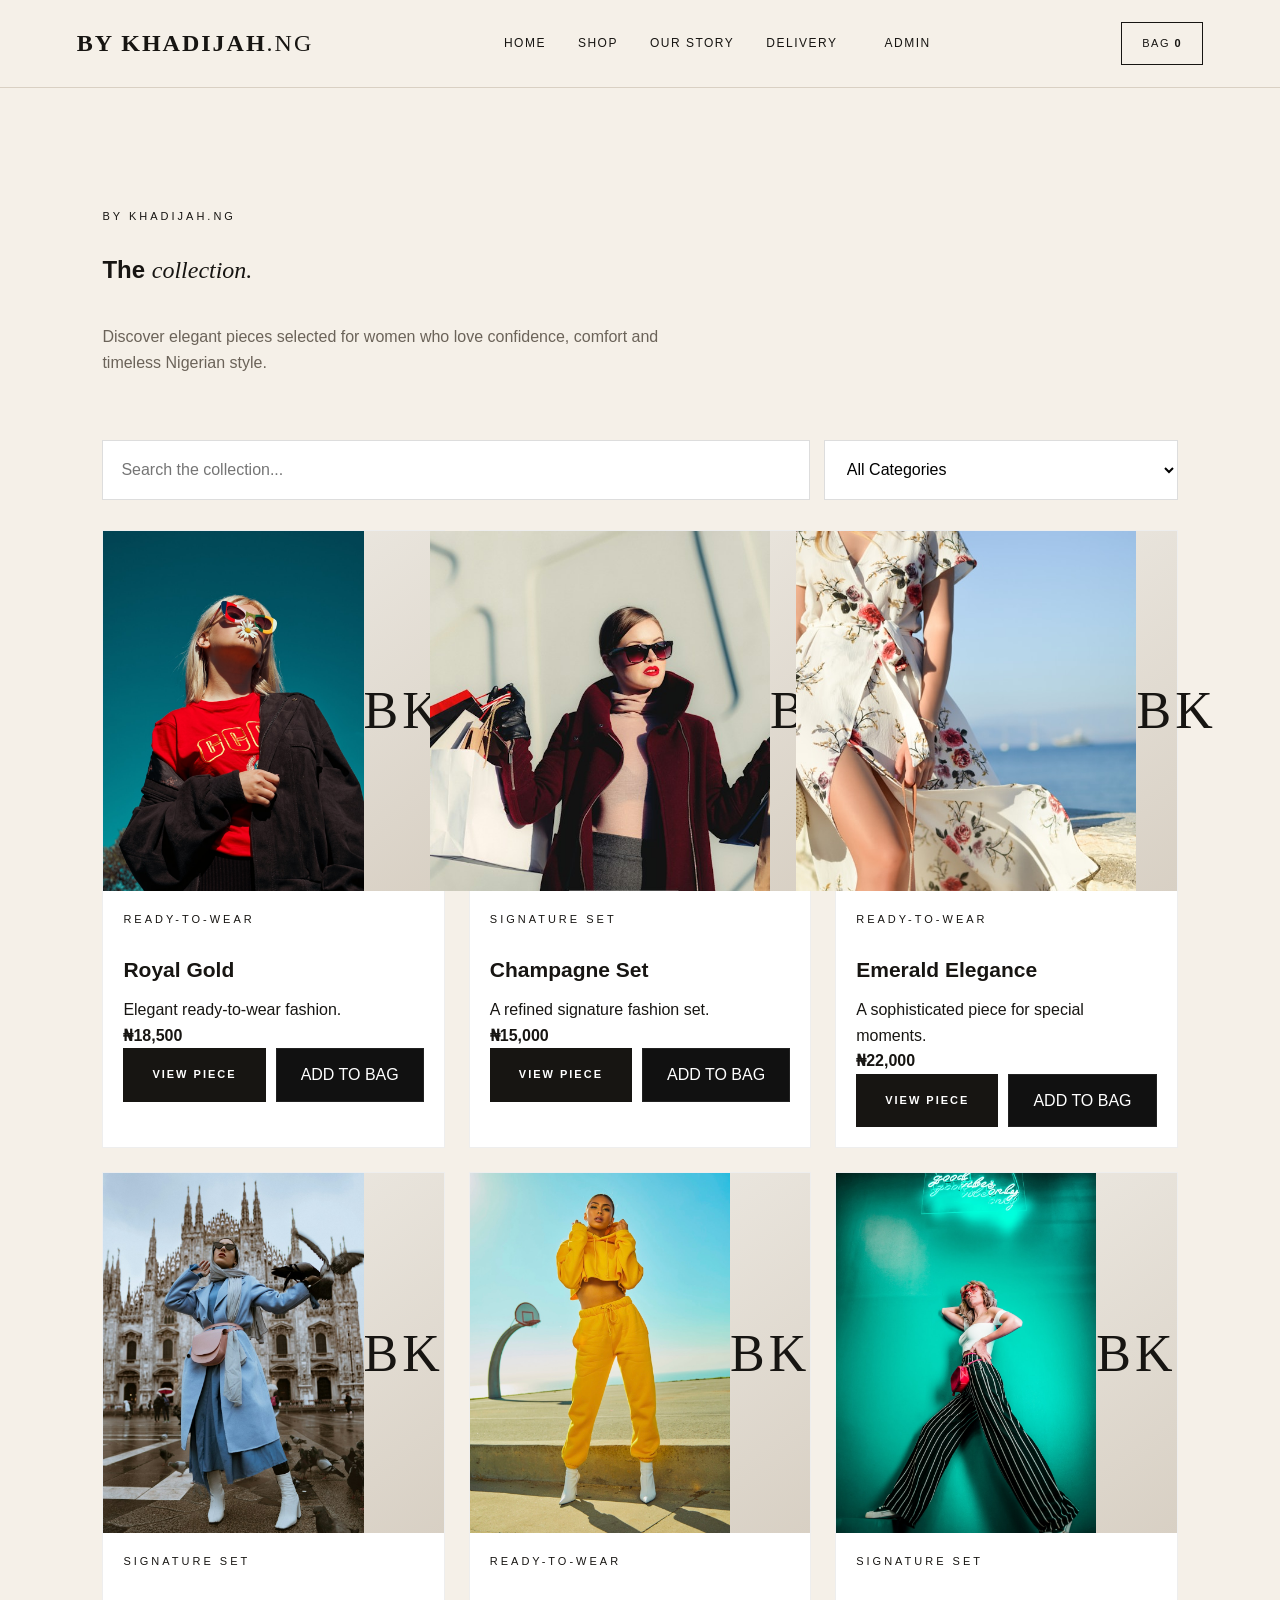
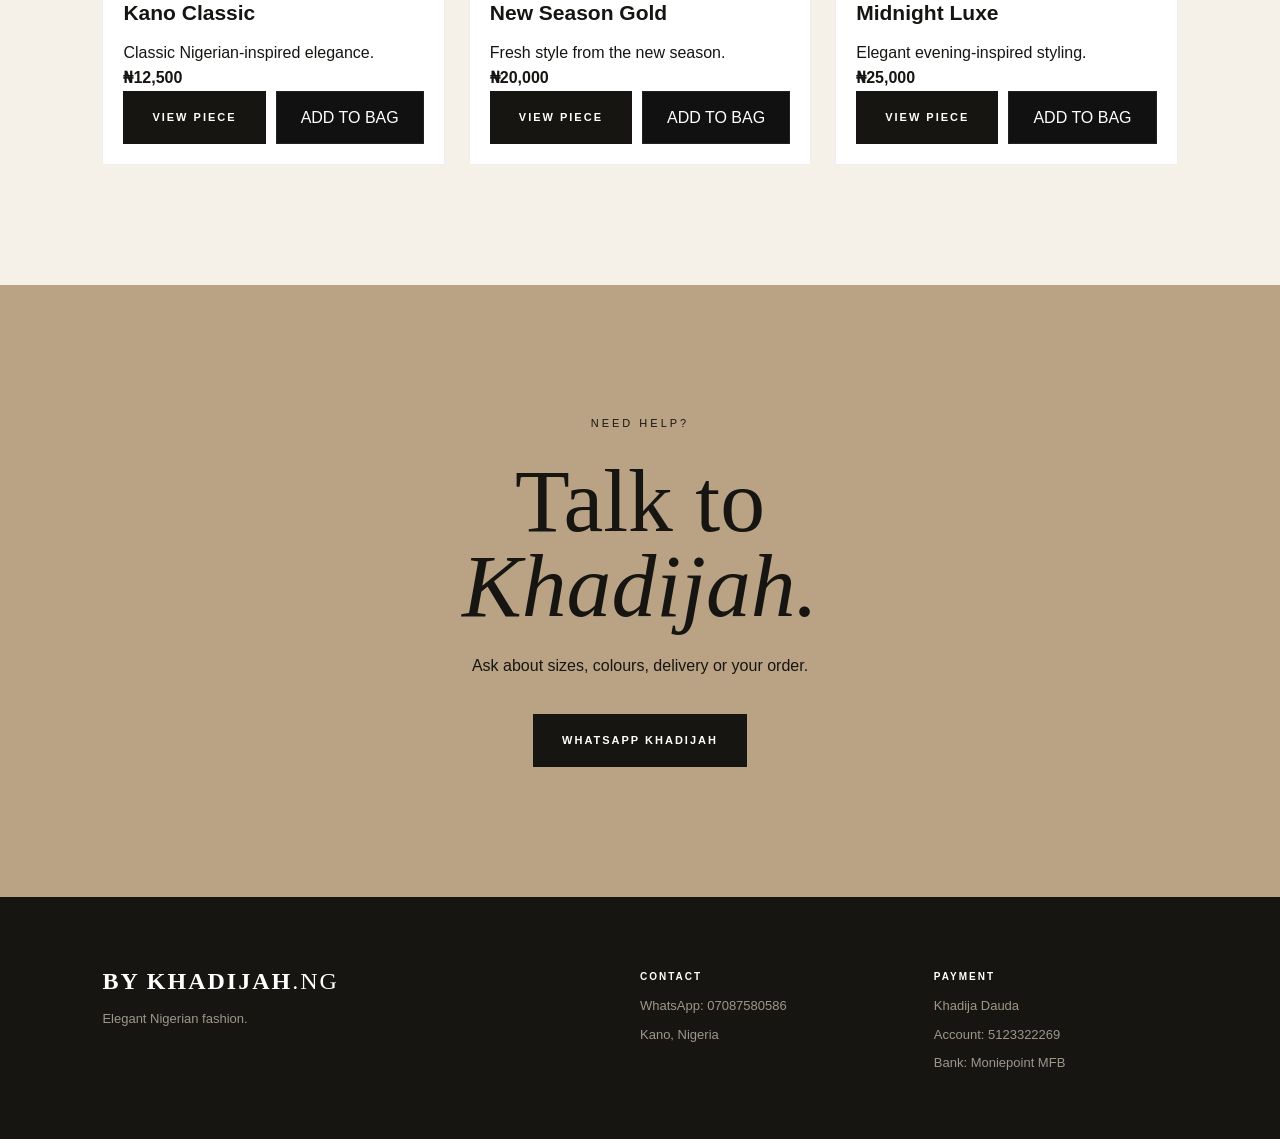
<file: shop.html>
<!DOCTYPE html>
<html lang="en">
<head>
<meta charset="UTF-8">
<meta name="viewport" content="width=device-width, initial-scale=1.0">
<title>Shop | BY KHADIJAH.NG</title>
<link rel="stylesheet" href="style.css">
</head>

<body>

<header class="header">

<a href="index.html" class="logo">
BY KHADIJAH<span>.NG</span>
</a>

<nav>
<a href="index.html">Home</a>
<a href="shop.html">Shop</a>
<a href="index.html#story">Our Story</a>
<a href="index.html#delivery">Delivery</a>
</nav>

<a href="cart.html" class="bag">
BAG <b id="cartCount">0</b>
</a>

</header>


<main>

<section class="section">

<p class="eyebrow">BY KHADIJAH.NG</p>

<h1>
The <em>collection.</em>
</h1>

<p class="section-intro">
Discover elegant pieces selected for women who love
confidence, comfort and timeless Nigerian style.
</p>


<div class="shop-tools">

<input
type="search"
id="search"
placeholder="Search the collection..."
>

<select id="category">
<option value="all">All Categories</option>
<option value="ready">Ready-to-Wear</option>
<option value="sets">Signature Sets</option>
</select>

</div>


<div id="products" class="shop-grid"></div>

</section>

</main>


<section class="final-cta">

<p class="eyebrow">NEED HELP?</p>

<h2>
Talk to<br>
<em>Khadijah.</em>
</h2>

<p>
Ask about sizes, colours, delivery or your order.
</p>

<a
href="https://wa.me/2347087580586"
class="button light"
>
WHATSAPP KHADIJAH
</a>

</section>


<footer>

<div>
<a class="logo">BY KHADIJAH<span>.NG</span></a>
<p>Elegant Nigerian fashion.</p>
</div>

<div>
<strong>CONTACT</strong>
<p>WhatsApp: 07087580586</p>
<p>Kano, Nigeria</p>
</div>

<div>
<strong>PAYMENT</strong>
<p>Khadija Dauda</p>
<p>Account: 5123322269</p>
<p>Bank: Moniepoint MFB</p>
</div>

</footer>


<script src="script.js"></script>

<script>

var products = [

{
id:1,
name:"Royal Gold",
image:"images/royal-gold.jpg",
category:"ready",
description:"Elegant ready-to-wear fashion.",
price:18500
},

{
id:2,
name:"Champagne Set",
image:"images/champagne-set.jpg",
category:"sets",
description:"A refined signature fashion set.",
price:15000
},

{
id:3,
name:"Emerald Elegance",
image:"images/emerald-elegance.jpg",
category:"ready",
description:"A sophisticated piece for special moments.",
price:22000
},

{
id:4,
name:"Kano Classic",
image:"images/kano-classic.jpg",
category:"sets",
description:"Classic Nigerian-inspired elegance.",
price:12500
},

{
id:5,
name:"New Season Gold",
image:"images/new-season-gold.jpg",
category:"ready",
description:"Fresh style from the new season.",
price:20000
},

{
id:6,
name:"Midnight Luxe",
image:"images/midnight-luxe.jpg",
category:"sets",
description:"Elegant evening-inspired styling.",
price:25000
}

];


var adminProducts=JSON.parse(localStorage.getItem("khadijaProducts")||"[]");
adminProducts=adminProducts.filter(function(p){return p.published!==false;}).map(function(p){return {id:p.id,name:p.name,category:(p.category||"OTHER").toLowerCase(),description:p.description||"",price:Number(p.price)||0,image:p.image||"",stock:Number(p.stock)||0,adminProduct:true};});
products=products.concat(adminProducts);

function displayProducts(){

var search=document.getElementById("search").value.toLowerCase();

var category=document.getElementById("category").value;

var box=document.getElementById("products");

var filtered=products.filter(function(product){

var matchesSearch=
product.name.toLowerCase().includes(search);

var matchesCategory=
category==="all" || product.category===category;

return matchesSearch && matchesCategory;

});


if(filtered.length===0){

box.innerHTML=
"<div class='empty-shop'>"+
"<h3>No pieces found.</h3>"+
"<p>Try another search or category.</p>"+
"</div>";

return;

}


box.innerHTML=filtered.map(function(product){

return `
<article class="shop-card">

<div class="shop-image"><img src="${product.image}" alt="${product.name}">
<span>BK</span>
</div>

<div class="shop-info">

<p class="eyebrow">${product.category==="sets" ? "SIGNATURE SET" : 
"READY-TO-WEAR"}</p>

<h3>${product.name}</h3>

<p>${product.description}</p>

<strong>₦${product.price.toLocaleString()}</strong>

<div class="shop-actions">

<a
class="button"
href="product.html?id=${product.id}"
>
VIEW PIECE
</a>

${product.stock===0 ? "<button class=\"shop-add\" disabled>SOLD OUT</button>" : "<button class=\"shop-add\" onclick=\"addToCart("+product.id+")\">ADD TO BAG</button>"}

</div>

</div>

</article>
`;

}).join("");

}


document.getElementById("search")
.addEventListener("input",displayProducts);

document.getElementById("category")
.addEventListener("change",displayProducts);

displayProducts();

</script>

</body>
</html>
</file>
<file: style.css>
*{
box-sizing:border-box;
margin:0;
padding:0;
}

html{
scroll-behavior:smooth;
}

body{
font-family:Arial,Helvetica,sans-serif;
background:#f5f0e8;
color:#171512;
line-height:1.6;
}

a{
color:inherit;
text-decoration:none;
}

.header{
height:88px;
display:flex;
align-items:center;
justify-content:space-between;
padding:0 6%;
background:#f5f0e8;
border-bottom:1px solid #d9d0c3;
position:sticky;
top:0;
z-index:10;
}

.logo{
font-family:Georgia,serif;
font-size:24px;
letter-spacing:2px;
font-weight:bold;
}

.logo span{
font-weight:normal;
}

nav{
display:flex;
gap:32px;
font-size:12px;
letter-spacing:1.5px;
text-transform:uppercase;
}

nav a:hover,
.text-link:hover{
opacity:.55;
}

.bag{
border:1px solid #171512;
padding:12px 20px;
font-size:11px;
letter-spacing:1.5px;
}

.hero{
min-height:720px;
display:grid;
grid-template-columns:1fr 1fr;
gap:60px;
align-items:center;
padding:80px 7%;
}

.eyebrow{
font-size:11px;
letter-spacing:3px;
text-transform:uppercase;
margin-bottom:25px;
}

.hero h1{
font-family:Georgia,serif;
font-size:clamp(58px,7vw,105px);
font-weight:normal;
line-height:.94;
letter-spacing:-4px;
}

em{
font-family:Georgia,serif;
font-weight:normal;
}

.hero-text{
max-width:470px;
margin:35px 0;
font-size:17px;
color:#625b51;
}

.hero-buttons{
display:flex;
align-items:center;
gap:28px;
}

.button{
display:inline-block;
background:#171512;
color:white;
padding:17px 28px;
font-size:11px;
letter-spacing:2px;
font-weight:bold;
border:1px solid #171512;
transition:.3s;
}

.button:hover{
background:transparent;
color:#171512;
}

.text-link{
font-size:11px;
letter-spacing:2px;
font-weight:bold;
}

.hero-visual{
height:570px;
display:flex;
align-items:center;
justify-content:center;
}

.fashion-card{
width:78%;
height:100%;
background:
linear-gradient(145deg,#29251f,#b7a68d 48%,#51463a);
position:relative;
display:flex;
align-items:center;
justify-content:center;
overflow:hidden;
box-shadow:0 30px 70px rgba(0,0,0,.15);
}

.fashion-card:before{
content:"";
position:absolute;
width:70%;
height:120%;
border-radius:50%;
background:rgba(245,240,232,.08);
transform:rotate(20deg);
}

.fashion-monogram{
font-family:Georgia,serif;
font-size:64px;
color:#e9dfd0;
position:relative;
}

.fashion-caption{
position:absolute;
bottom:30px;
left:30px;
color:#f5f0e8;
letter-spacing:2px;
}

.fashion-caption p{
font-size:9px;
margin-bottom:5px;
}

.fashion-caption strong{
font-size:13px;
}

.values{
display:grid;
grid-template-columns:repeat(3,1fr);
border-top:1px solid #d9d0c3;
border-bottom:1px solid #d9d0c3;
}

.values div{
padding:35px 7%;
border-right:1px solid #d9d0c3;
}

.values div:last-child{
border-right:0;
}

.values span,
.delivery-grid span{
font-size:11px;
letter-spacing:2px;
color:#8b7a63;
}

.values h3{
font-size:13px;
letter-spacing:2px;
margin:10px 0;
}

.values p{
color:#756d63;
font-size:14px;
}

.section{
padding:120px 8%;
}

.section h2{
font-family:Georgia,serif;
font-size:clamp(45px,6vw,78px);
font-weight:normal;
line-height:1;
letter-spacing:-2px;
}

.section-intro{
max-width:600px;
margin:35px 0 65px;
color:#6b6359;
font-size:16px;
}

.collection-grid{
display:grid;
grid-template-columns:1fr 1fr;
gap:25px;
}

.collection-card{
min-height:360px;
padding:45px;
background:#e7ded2;
display:flex;
flex-direction:column;
justify-content:flex-end;
transition:.3s;
}

.collection-card:hover{
transform:translateY(-6px);
}

.featured-card{
background:#d5c4aa;
}

.collection-number{
font-family:Georgia,serif;
font-size:42px;
margin-bottom:auto;
}

.collection-card h3{
font-size:16px;
letter-spacing:2px;
margin-bottom:10px;
}

.collection-card p{
color:#625a50;
margin-bottom:25px;
}

.collection-card a{
font-size:10px;
letter-spacing:2px;
font-weight:bold;
}

.about{
background:#171512;
color:#f5f0e8;
display:grid;
grid-template-columns:35% 65%;
gap:50px;
}

.about-mark{
font-family:Georgia,serif;
font-size:72px;
color:#9c896d;
opacity:.7;
}

.about-content{
max-width:700px;
}

.about-content p:not(.eyebrow):not(.signature){
color:#c5bdb2;
font-size:17px;
margin:25px 0;
}

.signature{
font-family:Georgia,serif;
font-style:italic;
font-size:25px;
margin-top:40px;
}

.delivery-grid{
display:grid;
grid-template-columns:repeat(3,1fr);
gap:25px;
margin-top:70px;
}

.delivery-grid div{
padding:35px;
border:1px solid #d9d0c3;
min-height:210px;
}

.delivery-grid h3{
margin:25px 0 10px;
font-size:14px;
letter-spacing:2px;
}

.delivery-grid p{
color:#6b6359;
}

.final-cta{
padding:130px 8%;
background:#b9a384;
text-align:center;
}

.final-cta h2{
font-family:Georgia,serif;
font-size:clamp(48px,7vw,90px);
font-weight:normal;
line-height:.95;
}

.final-cta p:not(.eyebrow){
margin:25px 0 35px;
}

.light{
background:#171512;
color:white;
border-color:#171512;
}

footer{
background:#171512;
color:#d9d0c3;
padding:65px 8%;
display:grid;
grid-template-columns:2fr 1fr 1fr;
gap:50px;
}

footer .logo{
color:white;
}

footer p{
font-size:13px;
margin-top:8px;
color:#9f968b;
}

footer strong{
font-size:10px;
letter-spacing:2px;
color:white;
}

@media(max-width:800px){

.header{
height:auto;
padding:22px 5%;
flex-wrap:wrap;
gap:20px;
}

nav{
order:3;
width:100%;
justify-content:space-between;
gap:10px;
font-size:9px;
}

.hero{
grid-template-columns:1fr;
padding:70px 6%;
}

.hero h1{
font-size:42px;
}

.hero-visual{
height:450px;
}

.fashion-card{
width:100%;
}

.values{
grid-template-columns:1fr;
}

.values div{
border-right:0;
border-bottom:1px solid #d9d0c3;
}

.collection-grid{
grid-template-columns:1fr;
}

.about{
grid-template-columns:1fr;
}

.about-mark{
font-size:56px;
}

.delivery-grid{
grid-template-columns:1fr;
}

footer{
grid-template-columns:1fr;
}

.section{
padding:80px 6%;
}

}

@media(max-width:480px){

.logo{
font-size:18px;
}

.hero{
padding-top:50px;
}

.hero h1{
font-size:32px;
letter-spacing:-2px;
}

.hero-text{
font-size:15px;
}

.hero-buttons{
flex-direction:column;
align-items:flex-start;
}

.fashion-card{
height:400px;
}

.fashion-monogram{
font-size:42px;
}

.section h2{
font-size:32px;
}

.collection-card{
min-height:300px;
padding:30px;
}

.final-cta{
padding:90px 6%;
}

}

.shop-tools{display:grid;grid-template-columns:2fr 1fr;gap:14px;margin:30px 0}
.shop-tools input,.shop-tools select,.checkout-form input,.checkout-form textarea{width:100%;padding:16px 18px;border:1px solid #ddd;background:#fff;font:inherit;outline:none}
.shop-tools input:focus,.shop-tools select:focus,.checkout-form input:focus,.checkout-form textarea:focus{border-color:#222}
.shop-grid{display:grid;grid-template-columns:repeat(3,1fr);gap:24px}
.shop-card{background:#fff;border:1px solid #eee}
.shop-image{height:360px;background:linear-gradient(145deg,#f1eee8,#d8d0c4);display:flex;align-items:center;justify-content:center;font-family:Georgia,serif;font-size:52px;letter-spacing:4px}
.shop-info{padding:20px}
.shop-info h3{margin:6px 0 10px;font-size:21px}
.shop-price{font-weight:600;margin-bottom:18px}
.shop-actions{display:flex;gap:10px}
.shop-button,.shop-add{display:inline-block;padding:12px 15px;border:1px solid #222;text-decoration:none;background:#fff;color:#111;cursor:pointer;font:inherit}
.shop-add{background:#111;color:#fff;flex:1}
.empty-shop{text-align:center;padding:80px 20px;border:1px solid #eee}
.product-layout{display:grid;grid-template-columns:1.1fr .9fr;gap:70px;align-items:start}
.product-photo{min-height:620px;background:linear-gradient(145deg,#f1eee8,#d8d0c4);display:flex;align-items:center;justify-content:center;font-family:Georgia,serif;font-size:80px;letter-spacing:8px}
.product-details{padding-top:20px}
.product-details h1{font-size:52px;margin:10px 0 20px}
.product-detail-price{font-size:18px;margin-bottom:25px}
.product-description{line-height:1.8;color:#666;margin-bottom:30px}
.product-info{border-top:1px solid #ddd;margin-top:35px;padding-top:25px}
.cart-item{display:flex;align-items:center;justify-content:space-between;gap:20px;padding:25px 0;border-bottom:1px solid #ddd}
.cart-product h3{margin:0 0 8px}
.quantity{display:flex;align-items:center;gap:12px}
.quantity button,.remove-button{border:1px solid #ddd;background:#fff;padding:8px 13px;cursor:pointer}
.remove-button{color:#777}
.cart-total{margin-top:35px;margin-left:auto;max-width:420px;border-top:2px solid #111;padding-top:25px}
.cart-total p{letter-spacing:2px;font-size:12px}
.cart-total h2{font-size:24px;margin:10px 0 25px}
.checkout-layout{display:grid;grid-template-columns:1.1fr .9fr;gap:60px}
.checkout-form{display:grid;gap:15px}
.checkout-form label{font-size:12px;letter-spacing:1.5px;text-transform:uppercase}
.checkout-form textarea{min-height:120px;resize:vertical}
.checkout-summary{background:#f5f2ed;padding:30px;height:max-content}
.checkout-summary h2{margin-top:0}
.checkout-note{font-size:13px;line-height:1.7;color:#666}
@media(max-width:800px){
.shop-tools,.checkout-layout,.product-layout{grid-template-columns:1fr}
.shop-grid{grid-template-columns:1fr 1fr}
.product-photo{min-height:420px}
.product-details h1{font-size:30px}
.cart-item{align-items:flex-start;flex-direction:column}
}
@media(max-width:520px){
.shop-grid{grid-template-columns:1fr}
.shop-image{height:300px}
.shop-tools{grid-template-columns:1fr}
}

.shop-image img{width:100%;height:100%;object-fit:cover;display:block;}
</file>
